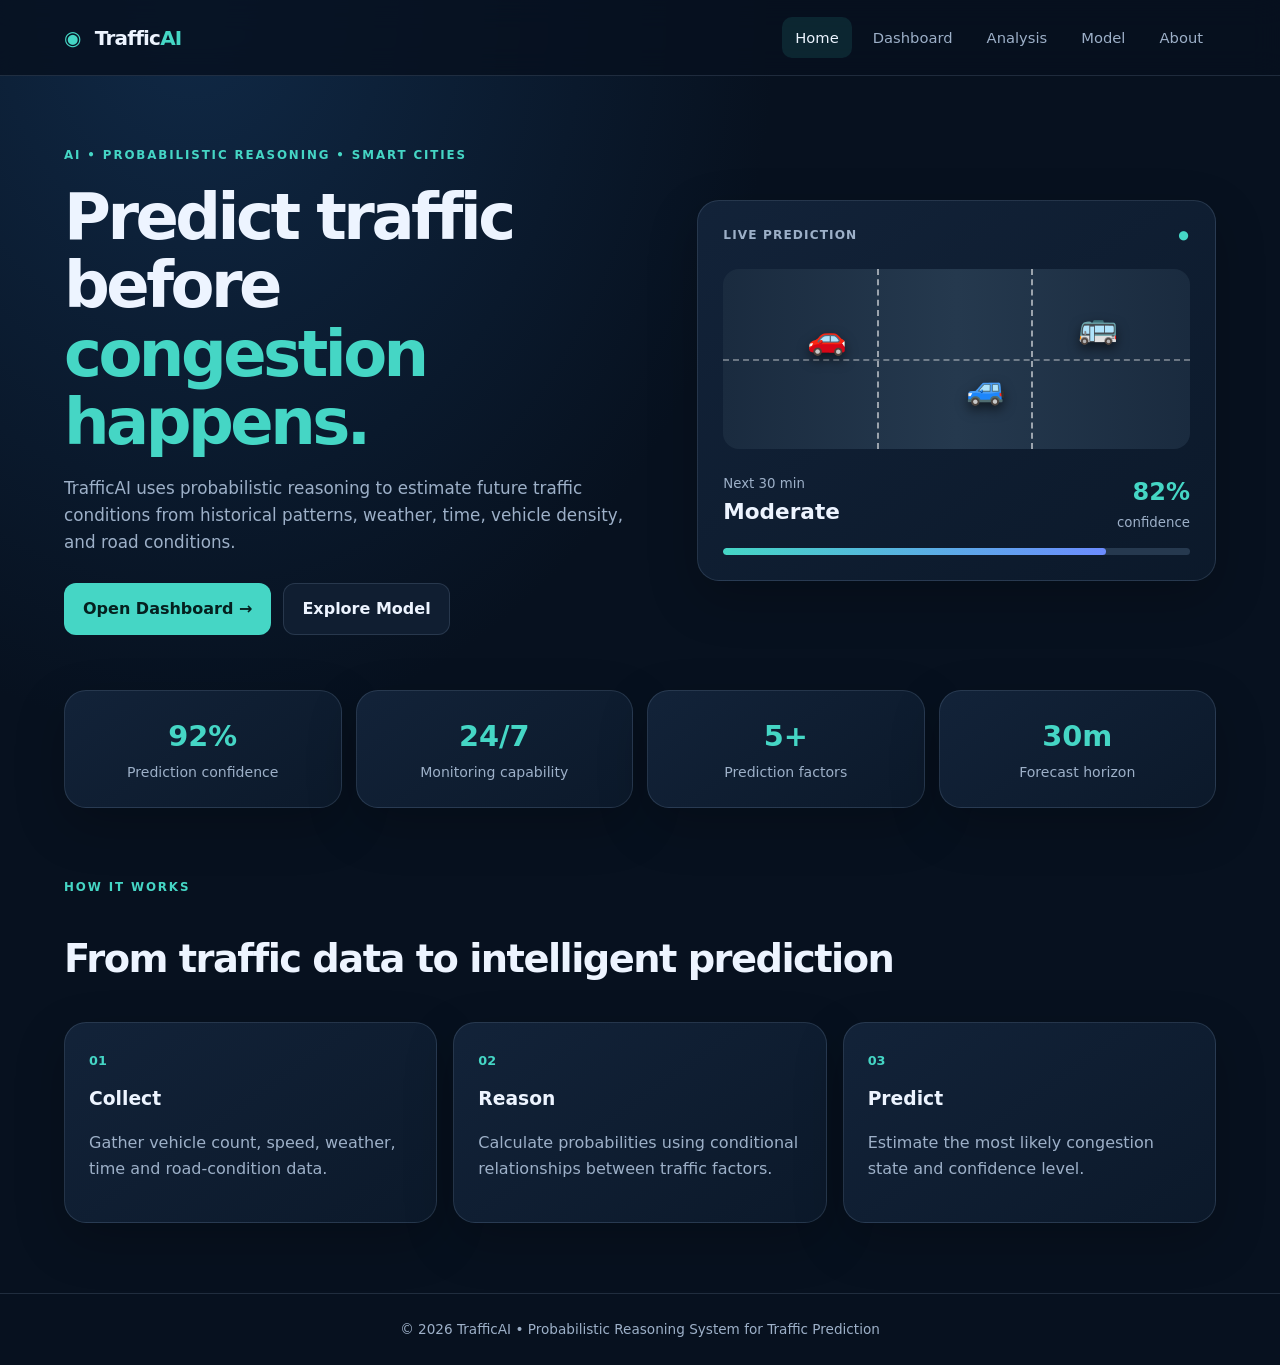
<file: TrafficAI_fixed/index.html>
<!DOCTYPE html>
<html lang="en">

<head>
  <meta charset="UTF-8">
  <meta name="viewport" content="width=device-width, initial-scale=1.0">
  <title>TrafficAI | Probabilistic Traffic Prediction</title>
  <link rel="stylesheet" href="css/style.css">
</head>

<body>
  <nav class="navbar">
    <div class="brand"><span class="logo">◉</span> Traffic<span>AI</span></div>
    <div class="navlinks">
      <a class="active" href="index.html">Home</a>
      <a href="dashboard.html">Dashboard</a>
      <a href="analysis.html">Analysis</a>
      <a href="model.html">Model</a>
      <a href="about.html">About</a>
    </div>
    <button class="menu" onclick="toggleMenu()">☰</button>
  </nav>

  <main>
    <section class="hero">
      <div class="hero-copy">
        <div class="eyebrow">AI • PROBABILISTIC REASONING • SMART CITIES</div>
        <h1>Predict traffic before<br><span>congestion happens.</span></h1>
        <p>TrafficAI uses probabilistic reasoning to estimate future traffic conditions from historical patterns,
          weather, time, vehicle density, and road conditions.</p>
        <div class="actions">
          <a class="btn primary" href="dashboard.html">Open Dashboard →</a>
          <a class="btn secondary" href="model.html">Explore Model</a>
        </div>
      </div>
      <div class="hero-card">
        <div class="card-top"><span>LIVE PREDICTION</span><span class="live-dot">●</span></div>
        <div class="road-visual">
          <div class="road-line"></div>
          <div class="car c1">🚗</div>
          <div class="car c2">🚙</div>
          <div class="car c3">🚌</div>
        </div>
        <div class="prediction-row">
          <div><small>Next 30 min</small><strong>Moderate</strong></div>
          <div class="confidence"><b>82%</b><small>confidence</small></div>
        </div>
        <div class="probbar"><span style="width:82%"></span></div>
      </div>
    </section>

    <section class="stats">
      <div class="stat"><strong>92%</strong><span>Prediction confidence</span></div>
      <div class="stat"><strong>24/7</strong><span>Monitoring capability</span></div>
      <div class="stat"><strong>5+</strong><span>Prediction factors</span></div>
      <div class="stat"><strong>30m</strong><span>Forecast horizon</span></div>
    </section>

    <section class="section">
      <div class="section-heading">
        <div>
          <div class="eyebrow">HOW IT WORKS</div>
          <h2>From traffic data to intelligent prediction</h2>
        </div>
      </div>
      <div class="steps">
        <div class="step"><b>01</b>
          <h3>Collect</h3>
          <p>Gather vehicle count, speed, weather, time and road-condition data.</p>
        </div>
        <div class="step"><b>02</b>
          <h3>Reason</h3>
          <p>Calculate probabilities using conditional relationships between traffic factors.</p>
        </div>
        <div class="step"><b>03</b>
          <h3>Predict</h3>
          <p>Estimate the most likely congestion state and confidence level.</p>
        </div>
      </div>
    </section>
  </main>
  <footer>© 2026 TrafficAI • Probabilistic Reasoning System for Traffic Prediction</footer>
  <script src="js/app.js"></script>
</body>

</html>
</file>
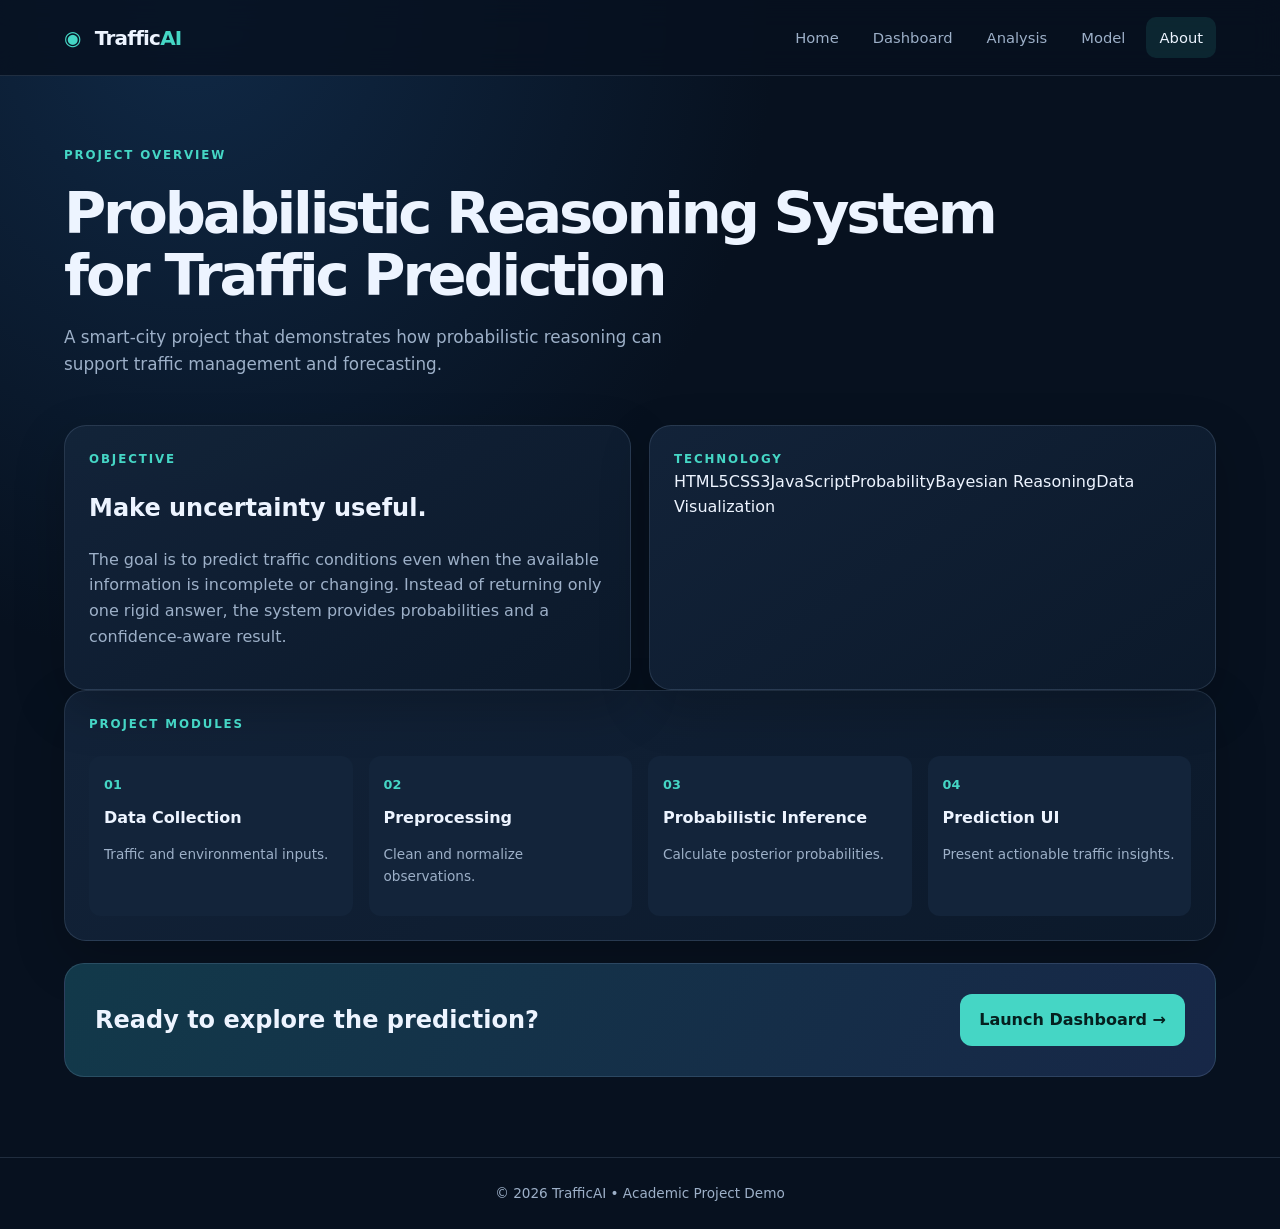
<file: TrafficAI_fixed/about.html>
<!DOCTYPE html>
<html lang="en">

<head>
    <meta charset="UTF-8">
    <meta name="viewport" content="width=device-width,initial-scale=1">
    <title>About | TrafficAI</title>
    <link rel="stylesheet" href="css/style.css">
</head>

<body>
    <nav class="navbar">
        <div class="brand"><span class="logo">◉</span> Traffic<span>AI</span></div>
        <div class="navlinks"><a href="index.html">Home</a><a href="dashboard.html">Dashboard</a><a
                href="analysis.html">Analysis</a><a href="model.html">Model</a><a class="active"
                href="about.html">About</a></div><button class="menu" onclick="toggleMenu()">☰</button>
    </nav>
    <main class="page">
        <div class="about-hero">
            <div class="eyebrow">PROJECT OVERVIEW</div>
            <h1>Probabilistic Reasoning System<br>for Traffic Prediction</h1>
            <p>A smart-city project that demonstrates how probabilistic reasoning can support traffic management and
                forecasting.</p>
        </div>
        <div class="about-grid">
            <div class="big-card">
                <div class="eyebrow">OBJECTIVE</div>
                <h2>Make uncertainty useful.</h2>
                <p>The goal is to predict traffic conditions even when the available information is incomplete or
                    changing. Instead of returning only one rigid answer, the system provides probabilities and a
                    confidence-aware result.</p>
            </div>
            <div class="big-card">
                <div class="eyebrow">TECHNOLOGY</div>
                <div class="tech-list">
                    <span>HTML5</span><span>CSS3</span><span>JavaScript</span><span>Probability</span><span>Bayesian
                        Reasoning</span><span>Data Visualization</span>
                </div>
            </div>
        </div>
        <div class="big-card">
            <div class="eyebrow">PROJECT MODULES</div>
            <div class="modules">
                <div><b>01</b><strong>Data Collection</strong>
                    <p>Traffic and environmental inputs.</p>
                </div>
                <div><b>02</b><strong>Preprocessing</strong>
                    <p>Clean and normalize observations.</p>
                </div>
                <div><b>03</b><strong>Probabilistic Inference</strong>
                    <p>Calculate posterior probabilities.</p>
                </div>
                <div><b>04</b><strong>Prediction UI</strong>
                    <p>Present actionable traffic insights.</p>
                </div>
            </div>
        </div>
        <div class="cta">
            <h2>Ready to explore the prediction?</h2><a class="btn primary" href="dashboard.html">Launch Dashboard →</a>
        </div>
    </main>
    <footer>© 2026 TrafficAI • Academic Project Demo</footer>
    <script src="js/app.js"></script>
</body>

</html>
</file>
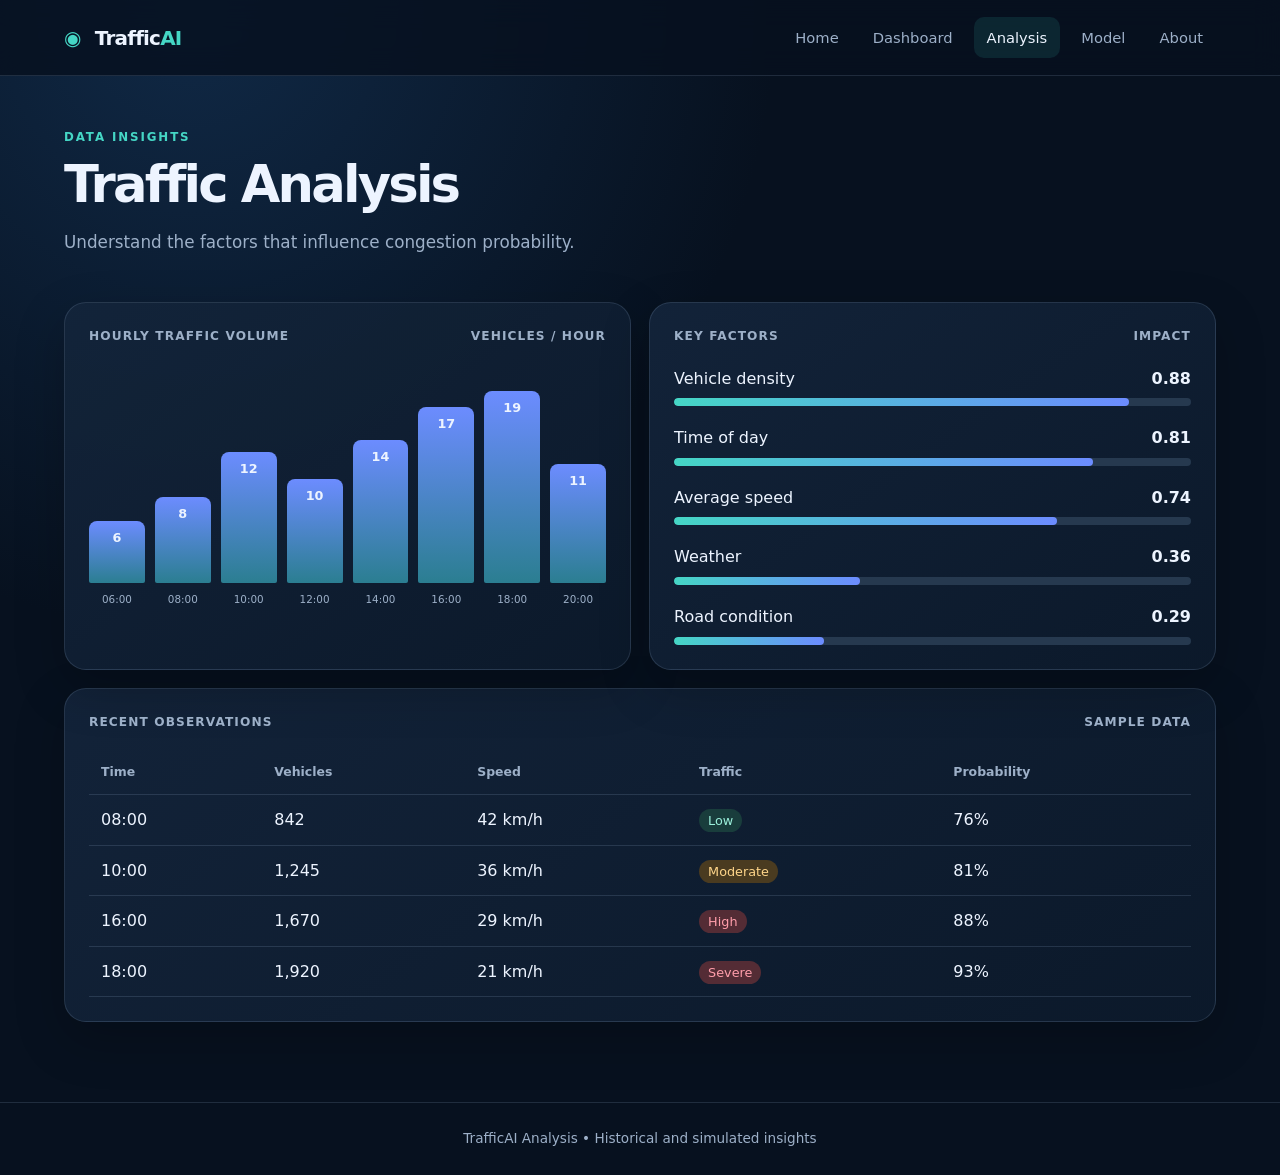
<file: TrafficAI_fixed/analysis.html>
<!DOCTYPE html>
<html lang="en">

<head>
    <meta charset="UTF-8">
    <meta name="viewport" content="width=device-width,initial-scale=1">
    <title>Analysis | TrafficAI</title>
    <link rel="stylesheet" href="css/style.css">
</head>

<body>
    <nav class="navbar">
        <div class="brand"><span class="logo">◉</span> Traffic<span>AI</span></div>
        <div class="navlinks"><a href="index.html">Home</a><a href="dashboard.html">Dashboard</a><a class="active"
                href="analysis.html">Analysis</a><a href="model.html">Model</a><a href="about.html">About</a></div>
        <button class="menu" onclick="toggleMenu()">☰</button>
    </nav>
    <main class="page">
        <div class="page-title">
            <div>
                <div class="eyebrow">DATA INSIGHTS</div>
                <h1>Traffic Analysis</h1>
                <p>Understand the factors that influence congestion probability.</p>
            </div>
        </div>
        <div class="analysis-grid">
            <div class="big-card">
                <div class="card-top"><span>HOURLY TRAFFIC VOLUME</span><span class="muted">VEHICLES / HOUR</span></div>
                <div class="columns">
                    <div style="height:30%"><b>6</b><small>06:00</small></div>
                    <div style="height:42%"><b>8</b><small>08:00</small></div>
                    <div style="height:64%"><b>12</b><small>10:00</small></div>
                    <div style="height:51%"><b>10</b><small>12:00</small></div>
                    <div style="height:70%"><b>14</b><small>14:00</small></div>
                    <div style="height:86%"><b>17</b><small>16:00</small></div>
                    <div style="height:94%"><b>19</b><small>18:00</small></div>
                    <div style="height:58%"><b>11</b><small>20:00</small></div>
                </div>
            </div>
            <div class="big-card">
                <div class="card-top"><span>KEY FACTORS</span><span>IMPACT</span></div>
                <div class="factor"><span>Vehicle density</span><b>0.88</b><i><span style="width:88%"></span></i></div>
                <div class="factor"><span>Time of day</span><b>0.81</b><i><span style="width:81%"></span></i></div>
                <div class="factor"><span>Average speed</span><b>0.74</b><i><span style="width:74%"></span></i></div>
                <div class="factor"><span>Weather</span><b>0.36</b><i><span style="width:36%"></span></i></div>
                <div class="factor"><span>Road condition</span><b>0.29</b><i><span style="width:29%"></span></i></div>
            </div>
        </div>

        <div class="big-card table-card">
            <div class="card-top"><span>RECENT OBSERVATIONS</span><span class="muted">SAMPLE DATA</span></div>
            <table>
                <thead>
                    <tr>
                        <th>Time</th>
                        <th>Vehicles</th>
                        <th>Speed</th>
                        <th>Traffic</th>
                        <th>Probability</th>
                    </tr>
                </thead>
                <tbody>
                    <tr>
                        <td>08:00</td>
                        <td>842</td>
                        <td>42 km/h</td>
                        <td><span class="pill low">Low</span></td>
                        <td>76%</td>
                    </tr>
                    <tr>
                        <td>10:00</td>
                        <td>1,245</td>
                        <td>36 km/h</td>
                        <td><span class="pill moderate">Moderate</span></td>
                        <td>81%</td>
                    </tr>
                    <tr>
                        <td>16:00</td>
                        <td>1,670</td>
                        <td>29 km/h</td>
                        <td><span class="pill high">High</span></td>
                        <td>88%</td>
                    </tr>
                    <tr>
                        <td>18:00</td>
                        <td>1,920</td>
                        <td>21 km/h</td>
                        <td><span class="pill severe">Severe</span></td>
                        <td>93%</td>
                    </tr>
                </tbody>
            </table>
        </div>
    </main>
    <footer>TrafficAI Analysis • Historical and simulated insights</footer>
    <script src="js/app.js"></script>
</body>

</html>
</file>
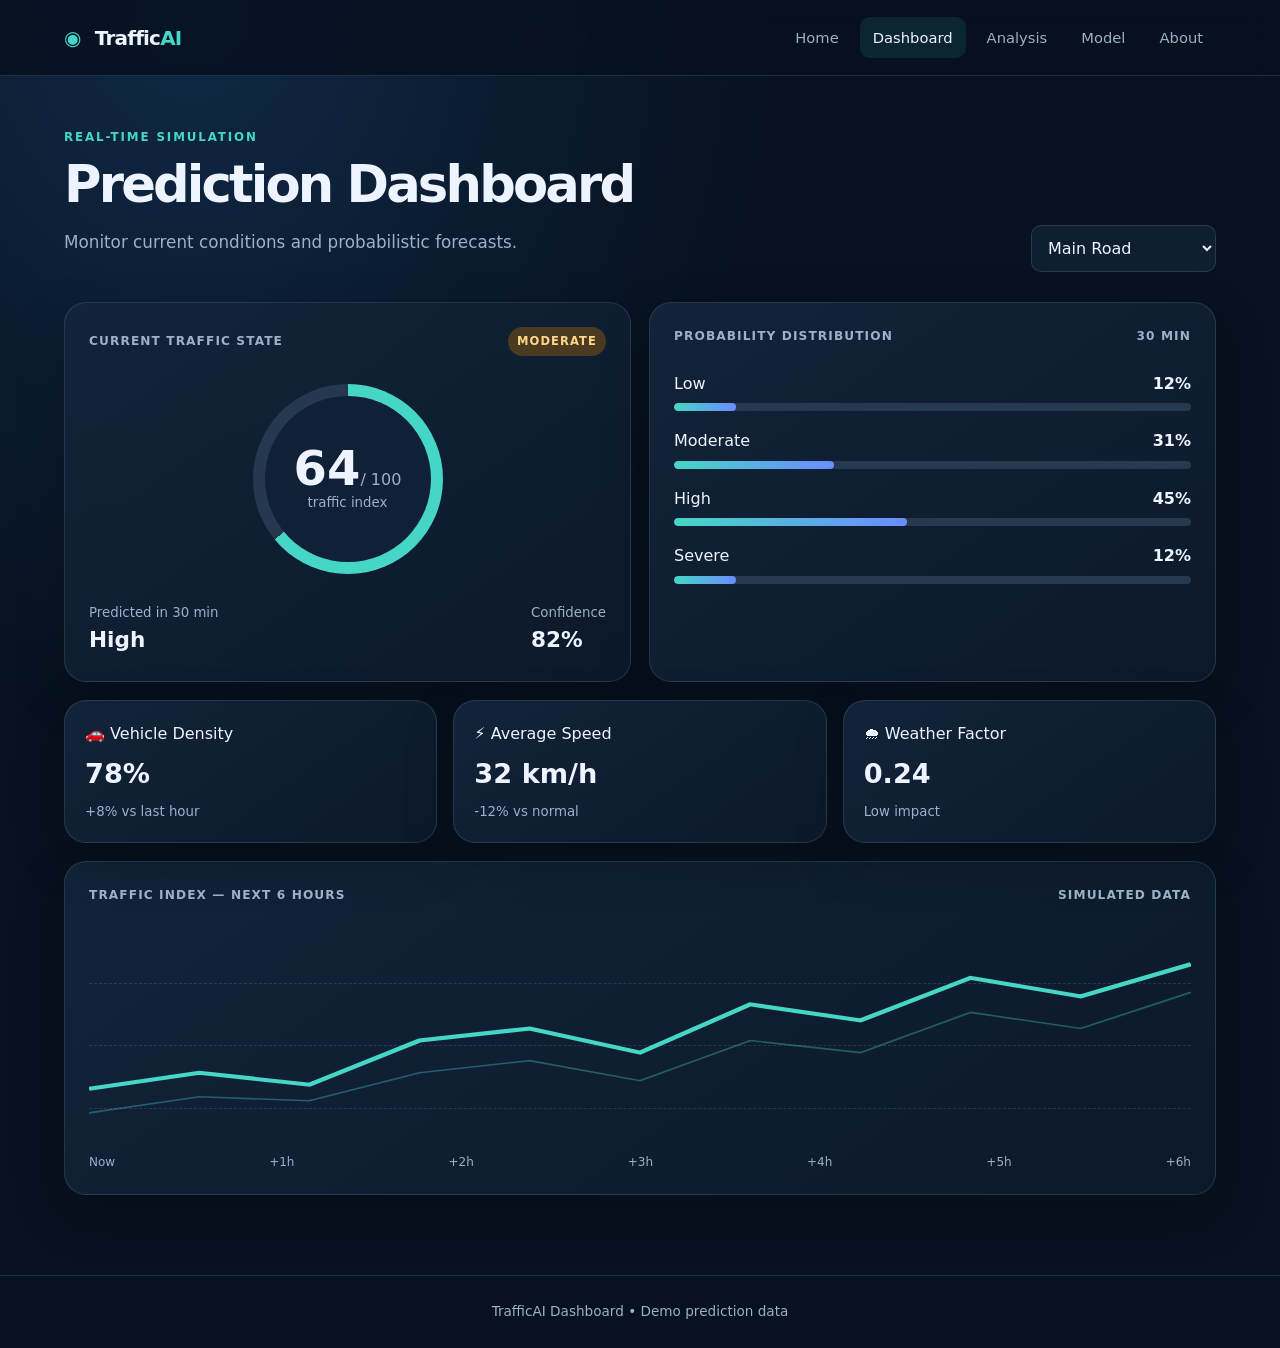
<file: TrafficAI_fixed/dashboard.html>
<!DOCTYPE html>
<html lang="en">

<head>
    <meta charset="UTF-8">
    <meta name="viewport" content="width=device-width,initial-scale=1">
    <title>Dashboard | TrafficAI</title>
    <link rel="stylesheet" href="css/style.css">
</head>

<body>
    <nav class="navbar">
        <div class="brand"><span class="logo">◉</span> Traffic<span>AI</span></div>
        <div class="navlinks"><a href="index.html">Home</a><a class="active" href="dashboard.html">Dashboard</a><a
                href="analysis.html">Analysis</a><a href="model.html">Model</a><a href="about.html">About</a></div>
        <button class="menu" onclick="toggleMenu()">☰</button>
    </nav>
    <main class="page">
        <div class="page-title">
            <div>
                <div class="eyebrow">REAL-TIME SIMULATION</div>
                <h1>Prediction Dashboard</h1>
                <p>Monitor current conditions and probabilistic forecasts.</p>
            </div>
            <select id="roadSelect" onchange="updateDashboard()">
                <option>Main Road</option>
                <option>City Center</option>
                <option>Airport Road</option>
                <option>Highway Junction</option>
            </select>
        </div>

        <div class="dashboard-grid">
            <div class="big-card">
                <div class="card-top"><span>CURRENT TRAFFIC STATE</span><span class="status moderate"
                        id="status">MODERATE</span></div>
                <div class="gauge">
                    <div class="gauge-inner"><strong id="score">64</strong><span>/ 100</span><small>traffic
                            index</small></div>
                </div>
                <div class="prediction-row">
                    <div><small>Predicted in 30 min</small><strong id="forecast">High</strong></div>
                    <div><small>Confidence</small><strong id="confidence">82%</strong></div>
                </div>
            </div>
            <div class="big-card">
                <div class="card-top"><span>PROBABILITY DISTRIBUTION</span><span>30 MIN</span></div>
                <div class="bars">
                    <div><label>Low <b>12%</b></label><i><span style="width:12%"></span></i></div>
                    <div><label>Moderate <b>31%</b></label><i><span style="width:31%"></span></i></div>
                    <div><label>High <b>45%</b></label><i><span style="width:45%"></span></i></div>
                    <div><label>Severe <b>12%</b></label><i><span style="width:12%"></span></i></div>
                </div>
            </div>
        </div>

        <div class="cards-3">
            <div class="metric"><span>🚗 Vehicle Density</span><strong>78%</strong><small>+8% vs last hour</small></div>
            <div class="metric"><span>⚡ Average Speed</span><strong>32 km/h</strong><small>-12% vs normal</small></div>
            <div class="metric"><span>🌧 Weather Factor</span><strong>0.24</strong><small>Low impact</small></div>
        </div>

        <div class="big-card chart-card">
            <div class="card-top"><span>TRAFFIC INDEX — NEXT 6 HOURS</span><span class="muted">SIMULATED DATA</span>
            </div>
            <div class="chart">
                <div class="gridline g1"></div>
                <div class="gridline g2"></div>
                <div class="gridline g3"></div>
                <svg viewBox="0 0 900 280" preserveAspectRatio="none">
                    <polyline points="0,210 90,190 180,205 270,150 360,135 450,165 540,105 630,125 720,72 810,95 900,55"
                        fill="none" stroke="currentColor" stroke-width="5" />
                    <polyline
                        points="0,240 90,220 180,225 270,190 360,175 450,200 540,150 630,165 720,115 810,135 900,90"
                        fill="none" stroke="currentColor" stroke-width="2" opacity=".35" />
                </svg>
                <div class="xlabels">
                    <span>Now</span><span>+1h</span><span>+2h</span><span>+3h</span><span>+4h</span><span>+5h</span><span>+6h</span>
                </div>
            </div>
        </div>
    </main>
    <footer>TrafficAI Dashboard • Demo prediction data</footer>
    <script src="js/app.js"></script>
</body>

</html>
</file>
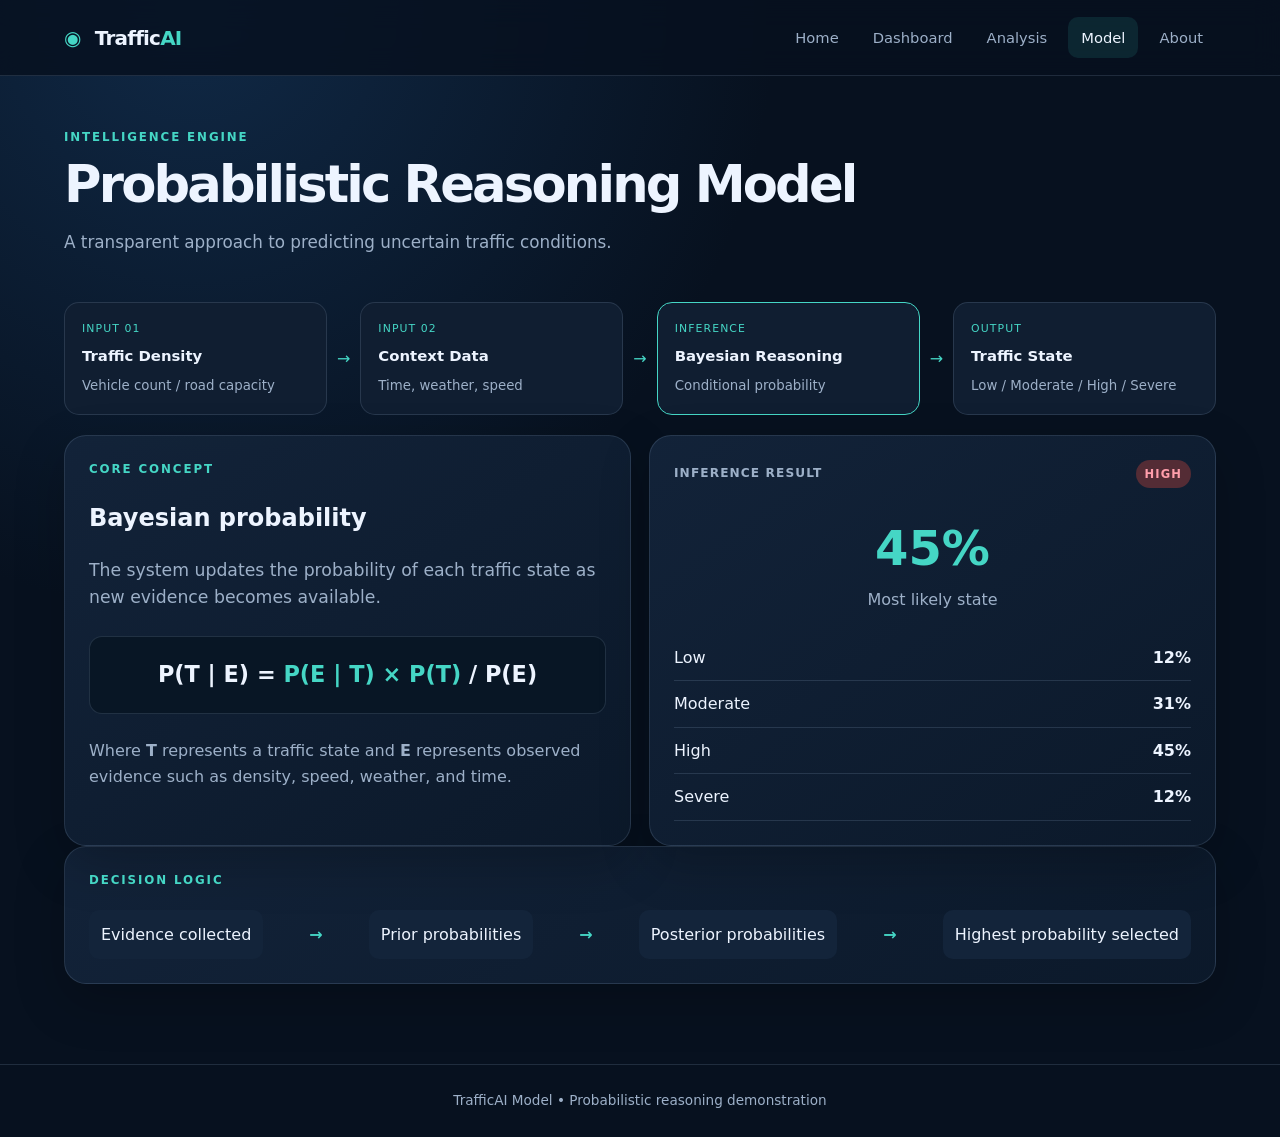
<file: TrafficAI_fixed/model.html>
<!DOCTYPE html>
<html lang="en">

<head>
    <meta charset="UTF-8">
    <meta name="viewport" content="width=device-width,initial-scale=1">
    <title>Probabilistic Model | TrafficAI</title>
    <link rel="stylesheet" href="css/style.css">
</head>

<body>
    <nav class="navbar">
        <div class="brand"><span class="logo">◉</span> Traffic<span>AI</span></div>
        <div class="navlinks"><a href="index.html">Home</a><a href="dashboard.html">Dashboard</a><a
                href="analysis.html">Analysis</a><a class="active" href="model.html">Model</a><a
                href="about.html">About</a></div><button class="menu" onclick="toggleMenu()">☰</button>
    </nav>
    <main class="page">
        <div class="page-title">
            <div>
                <div class="eyebrow">INTELLIGENCE ENGINE</div>
                <h1>Probabilistic Reasoning Model</h1>
                <p>A transparent approach to predicting uncertain traffic conditions.</p>
            </div>
        </div>
        <div class="model-flow">
            <div class="flow-card"><span>INPUT 01</span><strong>Traffic Density</strong><small>Vehicle count / road
                    capacity</small></div>
            <div class="arrow">→</div>
            <div class="flow-card"><span>INPUT 02</span><strong>Context Data</strong><small>Time, weather, speed</small>
            </div>
            <div class="arrow">→</div>
            <div class="flow-card active-flow"><span>INFERENCE</span><strong>Bayesian
                    Reasoning</strong><small>Conditional probability</small></div>
            <div class="arrow">→</div>
            <div class="flow-card"><span>OUTPUT</span><strong>Traffic State</strong><small>Low / Moderate / High /
                    Severe</small></div>
        </div>
        <div class="model-grid">
            <div class="big-card">
                <div class="eyebrow">CORE CONCEPT</div>
                <h2>Bayesian probability</h2>
                <p class="large">The system updates the probability of each traffic state as new evidence becomes
                    available.</p>
                <div class="formula">P(T | E) = <span>P(E | T) × P(T)</span> / P(E)</div>
                <p>Where <b>T</b> represents a traffic state and <b>E</b> represents observed evidence such as density,
                    speed, weather, and time.</p>
            </div>
            <div class="big-card">
                <div class="card-top"><span>INFERENCE RESULT</span><span class="status high">HIGH</span></div>
                <div class="result-prob"><strong>45%</strong><span>Most likely state</span></div>
                <div class="mini-row"><span>Low</span><b>12%</b></div>
                <div class="mini-row"><span>Moderate</span><b>31%</b></div>
                <div class="mini-row"><span>High</span><b>45%</b></div>
                <div class="mini-row"><span>Severe</span><b>12%</b></div>
            </div>
        </div>
        <div class="big-card">
            <div class="eyebrow">DECISION LOGIC</div>
            <div class="logic"><span>Evidence collected</span><b>→</b><span>Prior
                    probabilities</span><b>→</b><span>Posterior probabilities</span><b>→</b><span>Highest probability
                    selected</span></div>
        </div>
    </main>
    <footer>TrafficAI Model • Probabilistic reasoning demonstration</footer>
    <script src="js/app.js"></script>
</body>

</html>
</file>
<file: TrafficAI_fixed/css/style.css>
:root{color-scheme:dark;--bg:#07111f;--panel:#101e31;--panel2:#13243a;--text:#edf4ff;--muted:#9db0c8;--accent:#45d6c5;--accent2:#6c8cff;--line:rgba(185,210,245,.14);--shadow:0 18px 50px rgba(0,0,0,.22)}
*{box-sizing:border-box}html{scroll-behavior:smooth}body{margin:0;background:radial-gradient(ellipse at 15% 0%,#102946 0,transparent 38%),var(--bg);color:var(--text);font-family:Inter,ui-sans-serif,system-ui,-apple-system,"Segoe UI",sans-serif;line-height:1.6}a{color:inherit;text-decoration:none}button,select{font:inherit}.navbar{height:auto;min-height:76px;padding:16px clamp(18px,5vw,76px);display:flex;align-items:center;justify-content:space-between;gap:24px;border-bottom:1px solid var(--line);background:rgba(7,17,31,.82);backdrop-filter:blur(14px);position:sticky;top:0;z-index:10}.brand{font-size:1.25rem;font-weight:800;letter-spacing:-.04em;white-space:nowrap}.brand>span:last-child{color:var(--accent)}.logo{color:var(--accent);margin-right:8px}.navlinks{display:flex;gap:8px;align-items:center}.navlinks a{padding:9px 13px;border-radius:10px;color:var(--muted);font-size:.92rem}.navlinks a:hover,.navlinks a.active{color:var(--text);background:rgba(69,214,197,.11)}.menu{display:none;color:var(--text);background:var(--panel);border:1px solid var(--line);border-radius:10px;padding:7px 11px}.hero,.page{width:min(1160px,90%);margin:auto}.hero{min-height:560px;padding:70px 0 55px;display:grid;grid-template-columns:1.05fr .95fr;align-items:center;gap:60px}.eyebrow{color:var(--accent);font-size:.74rem;font-weight:800;letter-spacing:.16em;text-transform:uppercase}.hero h1,.page-title h1,.about-hero h1{font-size:clamp(2.3rem,5vw,4.4rem);line-height:1.07;letter-spacing:-.055em;margin:18px 0}.hero h1 span{color:var(--accent)}.hero-copy>p,.page-title p,.about-hero p{color:var(--muted);max-width:650px;font-size:1.05rem}.actions{display:flex;flex-wrap:wrap;gap:12px;margin-top:28px}.btn{display:inline-flex;align-items:center;justify-content:center;padding:12px 18px;border-radius:12px;font-weight:750;border:1px solid var(--line)}.btn.primary{background:var(--accent);color:#05201f;border-color:transparent}.btn.secondary{background:var(--panel)}.btn:hover{transform:translateY(-1px);filter:brightness(1.06)}.hero-card,.big-card,.metric,.stat,.step{background:linear-gradient(145deg,rgba(19,36,58,.96),rgba(12,26,43,.96));border:1px solid var(--line);border-radius:22px;box-shadow:var(--shadow)}.hero-card{padding:25px}.card-top{display:flex;justify-content:space-between;gap:12px;align-items:center;color:var(--muted);font-size:.76rem;font-weight:800;letter-spacing:.09em}.live-dot{color:var(--accent)}.road-visual{height:180px;margin:24px 0;position:relative;overflow:hidden;border-radius:16px;background:linear-gradient(90deg,#1a2b3f,#25394e,#1a2b3f)}.road-visual:before,.road-visual:after{content:"";position:absolute;top:0;bottom:0;width:5px;border-left:2px dashed rgba(255,255,255,.55);left:33%}.road-visual:after{left:66%}.road-line{position:absolute;top:50%;left:0;right:0;border-top:2px dashed rgba(255,255,255,.35)}.car{position:absolute;font-size:2rem;filter:drop-shadow(0 5px 6px #0008)}.c1{left:18%;top:24%}.c2{left:52%;top:52%}.c3{left:76%;top:18%}.prediction-row{display:flex;justify-content:space-between;gap:18px;margin-top:18px}.prediction-row div{display:flex;flex-direction:column}.prediction-row small,.metric small{color:var(--muted)}.prediction-row strong{font-size:1.35rem}.confidence{text-align:right}.confidence b{color:var(--accent);font-size:1.5rem}.probbar{height:7px;background:#26394f;border-radius:99px;overflow:hidden;margin-top:15px}.probbar span{display:block;height:100%;background:linear-gradient(90deg,var(--accent),var(--accent2));border-radius:99px}.stats{width:min(1160px,90%);margin:0 auto 60px;display:grid;grid-template-columns:repeat(4,1fr);gap:14px}.stat{padding:22px;text-align:center}.stat strong{display:block;font-size:1.8rem;color:var(--accent)}.stat span{font-size:.88rem;color:var(--muted)}.section{width:min(1160px,90%);margin:70px auto}.section-heading{margin-bottom:25px}.section h2{font-size:clamp(1.7rem,3vw,2.5rem);letter-spacing:-.04em}.steps{display:grid;grid-template-columns:repeat(3,1fr);gap:16px}.step{padding:24px}.step>b,.modules b{color:var(--accent);font-size:.8rem}.step h3{margin:12px 0 5px}.step p,.big-card p{color:var(--muted)}footer{border-top:1px solid var(--line);padding:25px 5%;text-align:center;color:var(--muted);font-size:.85rem;margin-top:60px}.page{padding:52px 0 20px}.page-title{display:flex;align-items:end;justify-content:space-between;gap:24px;margin-bottom:30px}.page-title h1{font-size:clamp(2rem,4vw,3.4rem);margin:10px 0}.page-title select{background:var(--panel);color:var(--text);border:1px solid var(--line);padding:12px;border-radius:10px}.dashboard-grid,.analysis-grid,.model-grid,.about-grid{display:grid;grid-template-columns:repeat(2,minmax(0,1fr));gap:18px}.big-card{padding:24px;min-width:0}.gauge{width:190px;height:190px;margin:28px auto;border-radius:50%;display:grid;place-items:center;background:conic-gradient(var(--accent) 0 64%,#26384f 64% 100%);position:relative}.gauge:before{content:"";position:absolute;inset:12px;background:#102036;border-radius:50%}.gauge-inner{position:relative;display:flex;align-items:baseline;justify-content:center;flex-wrap:wrap;max-width:125px}.gauge-inner strong{font-size:3rem;line-height:1}.gauge-inner span{color:var(--muted)}.gauge-inner small{width:100%;text-align:center;color:var(--muted)}.status{font-size:.72rem;padding:5px 9px;border-radius:99px;background:#4a3b20;color:#ffd68a}.status.high,.pill.high{background:#542c35;color:#ff9eab}.prediction-row{margin-top:20px}.bars{display:grid;gap:17px;margin-top:24px}.bars label{display:flex;justify-content:space-between;margin-bottom:7px}.bars i,.factor i{height:8px;display:block;border-radius:99px;background:#26394f;overflow:hidden}.bars i span,.factor i span{display:block;height:100%;background:linear-gradient(90deg,var(--accent),var(--accent2));border-radius:99px}.cards-3{display:grid;grid-template-columns:repeat(3,1fr);gap:16px;margin:18px 0}.metric{padding:20px;display:flex;flex-direction:column;gap:5px}.metric strong{font-size:1.7rem}.chart{height:250px;position:relative;margin-top:15px}.chart svg{width:100%;height:90%;position:relative;z-index:1;color:var(--accent)}.gridline{position:absolute;left:0;right:0;border-top:1px dashed var(--line)}.g1{top:25%}.g2{top:50%}.g3{top:75%}.xlabels{display:flex;justify-content:space-between;color:var(--muted);font-size:.75rem}.columns{height:220px;display:flex;align-items:end;gap:10px;margin-top:24px;padding:8px 0}.columns>div{flex:1;min-width:0;background:linear-gradient(180deg,var(--accent2),#2b7e91);border-radius:8px 8px 2px 2px;position:relative;display:flex;align-items:center;justify-content:start;flex-direction:column;color:var(--text);padding-top:7px}.columns b{font-size:.8rem}.columns small{position:absolute;top:calc(100% + 8px);font-size:.65rem;color:var(--muted);white-space:nowrap}.factor{display:grid;grid-template-columns:1fr auto;gap:7px 12px;margin-top:19px}.factor i{grid-column:1/-1}.table-card{margin-top:18px;overflow:auto}.table-card table{width:100%;border-collapse:collapse;margin-top:18px;white-space:nowrap}.table-card th,.table-card td{text-align:left;padding:12px;border-bottom:1px solid var(--line)}.table-card th{color:var(--muted);font-size:.78rem}.pill{padding:4px 9px;border-radius:99px;background:#193d3c;color:#9bf0db;font-size:.8rem}.pill.moderate{background:#4a3b20;color:#ffd68a}.pill.severe{background:#542c35;color:#ff9eab}.muted{color:var(--muted)}.model-flow{display:flex;align-items:stretch;gap:10px;margin-bottom:20px}.flow-card{flex:1;min-width:0;background:var(--panel);border:1px solid var(--line);border-radius:15px;padding:17px;display:flex;flex-direction:column;gap:7px}.flow-card span{font-size:.68rem;color:var(--accent);letter-spacing:.1em}.flow-card strong{font-size:.93rem}.flow-card small{color:var(--muted)}.active-flow{border-color:var(--accent)}.arrow{align-self:center;color:var(--accent)}.large{font-size:1.08rem}.formula{margin:24px 0;padding:20px;background:#081625;border:1px solid var(--line);border-radius:13px;text-align:center;font-size:1.4rem;font-weight:800}.formula span{color:var(--accent)}.result-prob{text-align:center;padding:22px}.result-prob strong{display:block;font-size:3rem;color:var(--accent)}.result-prob span{color:var(--muted)}.mini-row{display:flex;justify-content:space-between;padding:10px 0;border-bottom:1px solid var(--line)}.logic{display:flex;align-items:center;justify-content:space-between;gap:12px;flex-wrap:wrap;margin-top:20px}.logic span{background:var(--panel2);padding:12px;border-radius:10px}.logic b{color:var(--accent)}.about-hero{padding:18px 0 30px}.about-hero h1{font-size:clamp(2.2rem,4.5vw,3.8rem)}.modules{display:grid;grid-template-columns:repeat(4,1fr);gap:16px;margin-top:22px}.modules>div{padding:15px;background:var(--panel2);border-radius:12px}.modules strong{display:block;margin:8px 0}.modules p{font-size:.85rem}.cta{margin-top:22px;padding:30px;border:1px solid var(--line);border-radius:20px;background:linear-gradient(120deg,#12394a,#172747);display:flex;justify-content:space-between;align-items:center;gap:20px}.cta h2{margin:0}
@media(max-width:850px){.hero{grid-template-columns:1fr;gap:30px;padding-top:45px}.hero-card{max-width:600px}.stats{grid-template-columns:repeat(2,1fr)}.model-flow{flex-wrap:wrap}.flow-card{flex-basis:38%}.arrow{display:none}.modules{grid-template-columns:repeat(2,1fr)}.navlinks{gap:0}.navlinks a{padding:8px}}
@media(max-width:620px){.navbar{padding:14px 5%}.menu{display:block}.navlinks{display:none;position:absolute;top:100%;left:0;right:0;background:#0b192b;padding:12px 5% 18px;border-bottom:1px solid var(--line);flex-direction:column;align-items:stretch}.navlinks.open{display:flex}.navlinks a{padding:11px}.dashboard-grid,.analysis-grid,.model-grid,.about-grid,.steps{grid-template-columns:1fr}.page-title{align-items:start;flex-direction:column}.cards-3{grid-template-columns:1fr}.big-card{padding:18px}.hero h1{font-size:2.65rem}.modules{grid-template-columns:1fr 1fr}.cta{align-items:flex-start;flex-direction:column}.logic{justify-content:flex-start}.stat{padding:15px 8px}}
</file>
